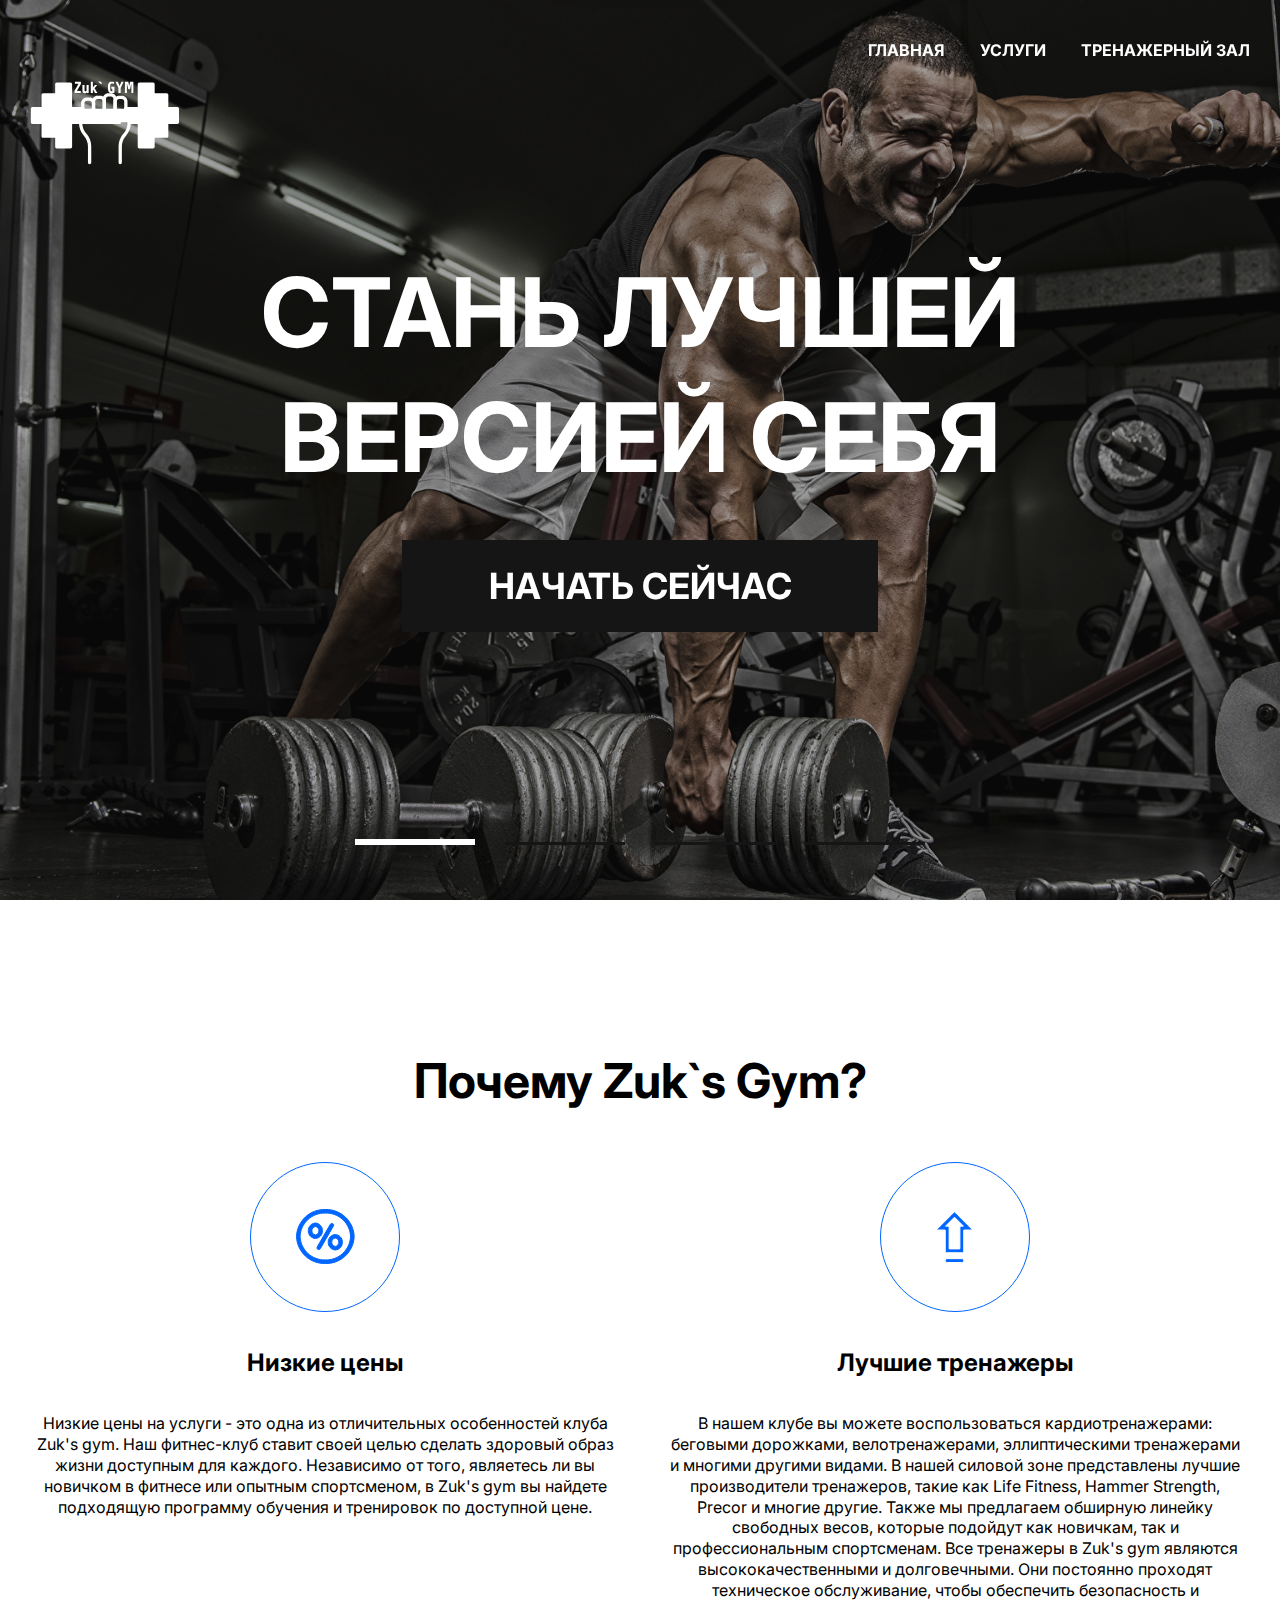
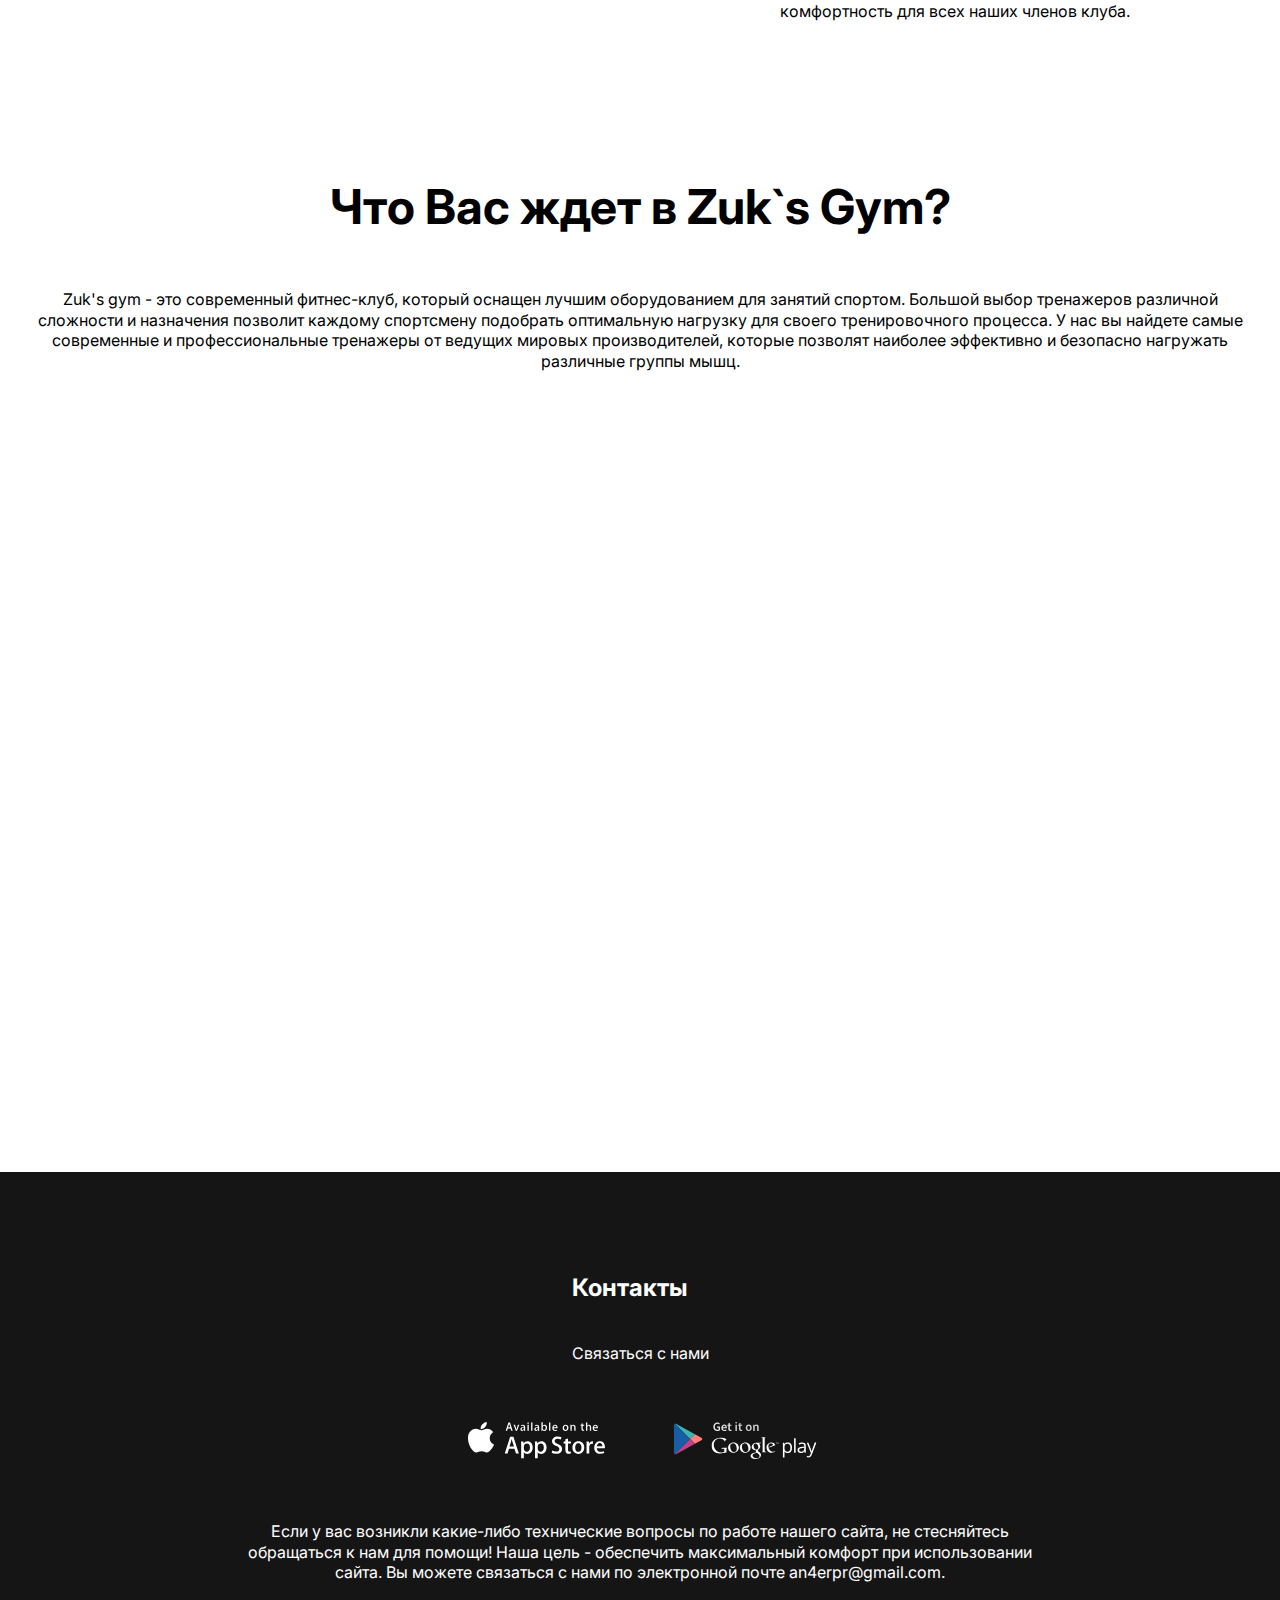
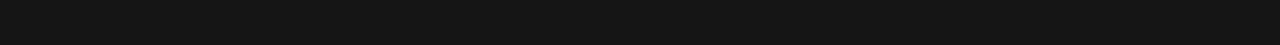
<file: index.html>
<!DOCTYPE html>
<html lang="en">

<head>
    <meta charset="UTF-8">
    <meta http-equiv="X-UA-Compatible" content="IE=edge">
    <meta name="viewport" content="width=device-width, initial-scale=1.0">
    <title>Zuk`s Gym</title>
    <!-- подключение шрифтов inter -->
    <link rel="preconnect" href="https://fonts.googleapis.com">
    <link rel="preconnect" href="https://fonts.gstatic.com" crossorigin>
    <link href="https://fonts.googleapis.com/css2?family=Inter:wght@400;700&display=swap" rel="stylesheet">
    <!-- подключение библиотеки slider -->
    <link rel="stylesheet" href="https://cdn.jsdelivr.net/npm/swiper@9/swiper-bundle.min.css" />
    <!-- подключение css -->
    <link rel="stylesheet" href="css/style.css">
</head>

<body>
    <!-- Внешняя обертка -->
    <div class="wrapper">
        <!-- Шапка сайта (header main используется только в index)-->
        <header class="header header-main">
            <!-- обертка для хэдера -->
            <div class="container">
                <!-- состоит из 2 частей: лого и меню -->
                <div class="header__inner">
                    <!-- логотип -->
                    <a href="index.html" class="logo">
                        <img src="images/logo1.svg" alt="" class="logo1.svg">
                    </a>
                    <!-- меню(навигация) -->
                    <nav class="menu">
                        <!-- список элементов меню-->
                        <ul class="menu__list">
                            <li class="menu__list-item">
                                <a href="index.html" class="menu__list-link">ГЛАВНАЯ</a>
                            </li>
                            <li class="menu__list-item">
                                <a href="pricing.html" class="menu__list-link">УСЛУГИ</a>
                            </li>
                            <li class="menu__list-item">
                                <a href="gallery.html" class="menu__list-link">ТРЕНАЖЕРНЫЙ ЗАЛ</a>
                            </li>
                        </ul>
                    </nav>
                </div>
            </div>
        </header>
        <!-- Основаная часть -->
        <main class="main">
            <section class="top">
                <div class="container">
                    <h1 class="title">
                        СТАНЬ ЛУЧШЕЙ ВЕРСИЕЙ СЕБЯ
                    </h1>
                    <!-- кнопка(ссылка) -->
                    <a href="join_now.html" class="top__link">
                        НАЧАТЬ СЕЙЧАС
                    </a>
                </div>
            </section>
            <!-- слайдер -->
            <div class="slider">
                <div class="swiper">
                    <div class="swiper-wrapper">
                        <!-- слайды -->
                        <div class="swiper-slide" style="background-image: url(images/slide4.jpeg);"></div>
                        <div class="swiper-slide" style="background-image: url(images/slide3.jpeg);"></div>
                        <div class="swiper-slide" style="background-image: url(images/slide2.jpeg);"></div>
                        <div class="swiper-slide" style="background-image: url(images/slide1.jpeg);"></div>
                    </div>
                    <div class="swiper-pagination"></div>
                </div>
            </div>
            <!-- информационная секция -->
            <section class="why-gym">
                <div class="container">
                    <h2 class="section-title">
                        Почему Zuk`s Gym?
                    </h2>
                    <ul class="why-gym__list">
                        <li class="why-gym__item">
                            <img class="why-gym__item-img" src="images/why-gym-1.svg" alt="">
                            <h3 class="why-gym__item-title">
                                Низкие цены
                            </h3>
                            <p class="why-gym__item-text">
                                Низкие цены на услуги - это одна из отличительных особенностей клуба
                                Zuk's gym. Наш фитнес-клуб ставит своей целью сделать
                                здоровый образ жизни доступным для каждого. Независимо от того,
                                являетесь ли вы новичком в фитнесе или опытным спортсменом,
                                в Zuk's gym вы найдете подходящую программу обучения и
                                тренировок по доступной цене.
                            </p>
                        </li>
                        <li class="why-gym__item">
                            <img class="why-gym__item-img" src="images/why-gym-2.svg" alt="">
                            <h3 class="why-gym__item-title">
                                Лучшие тренажеры
                            </h3>
                            <p class="why-gym__item-text">
                                В нашем клубе вы можете воспользоваться кардиотренажерами: беговыми дорожками,
                                велотренажерами,
                                эллиптическими тренажерами и многими другими видами.
                                В нашей силовой зоне представлены лучшие производители тренажеров,
                                такие как Life Fitness, Hammer Strength, Precor и многие другие.
                                Также мы
                                предлагаем обширную линейку свободных весов, которые подойдут как новичкам,
                                так и профессиональным спортсменам.
                                Все тренажеры в Zuk's gym являются высококачественными и долговечными. Они постоянно
                                проходят техническое обслуживание,
                                чтобы обеспечить безопасность и комфортность для всех наших членов клуба.
                            </p>
                        </li>
                    </ul>
                </div>
            </section>
            <section class="how-does">
                <div class="container">
                    <div class="how-does__inner">
                        <h2 class="section-title">
                            Что Вас ждет в Zuk`s Gym?
                        </h2>
                        <p class="how-does__text">
                            Zuk's gym - это современный фитнес-клуб, который оснащен лучшим оборудованием для занятий
                            спортом. Большой выбор тренажеров различной сложности и назначения позволит каждому
                            спортсмену подобрать оптимальную нагрузку для своего тренировочного процесса. У нас вы
                            найдете самые современные и профессиональные тренажеры от ведущих мировых производителей,
                            которые позволят наиболее эффективно и безопасно нагружать различные группы мышц.
                        </p>
                    </div>
                </div>
            </section>
            <!-- видео -->
            <section class="video">
                <div class="container">
                    <iframe class="video__content" width="1000" height="500"
                        src="https://www.youtube.com/embed/24fdcMw0Bj0" title="YouTube video player" frameborder="0"
                        allow="accelerometer; autoplay; clipboard-write; encrypted-media; gyroscope; picture-in-picture; web-share"
                        allowfullscreen></iframe>
                </div>
            </section>
        </main>
        <!-- Футер -->
        <footer class="footer">
            <!-- обертка для футера -->
            <div class="container">
                <!-- меню футера -->
                <nav class="footer__menu">
                    <!-- список с ссылками -->
                    <ul class="footer__menu-list">
                        <li class="footer__menu-item">
                            <p class="footer__menu-title">Контакты</p>
                        </li>
                        <li class="footer__menu-item">
                            <a href="https://t.me/zu40k" target="_blank" class="footer__menu-link">Связаться с нами</a>
                        </li>
                    </ul>
                </nav>
                <!-- 2 ссылки на приложение -->
                <ul class="app">
                    <li class="app__item">
                        <a href="#" class="app__item-link">
                            <img class="app__item-img" src="images/appstore.svg" alt="">
                        </a>
                    </li>
                    <li class="app__item">
                        <a href="#" class="app__item-link">
                            <img class="app__item-img" src="images/googleplay.svg" alt="">
                        </a>
                    </li>
                </ul>
                <!-- текстовый параграф -->
                <div class="footer__copy">
                    <p class="footer__copy-text">
                        Если у вас возникли какие-либо технические вопросы по работе нашего сайта, не стесняйтесь
                        обращаться к нам для помощи!
                        Наша цель - обеспечить максимальный комфорт при использовании сайта.
                        Вы можете связаться с нами по электронной почте an4erpr@gmail.com.
                    </p>
                </div>
            </div>
        </footer>
    </div>
    <!-- подключение библиотеки swiper -->
    <script src="https://cdn.jsdelivr.net/npm/swiper@9/swiper-bundle.min.js"></script>
    <!-- подключение js -->
    <script src="js/main.js"></script>
</body>
</html>
</file>
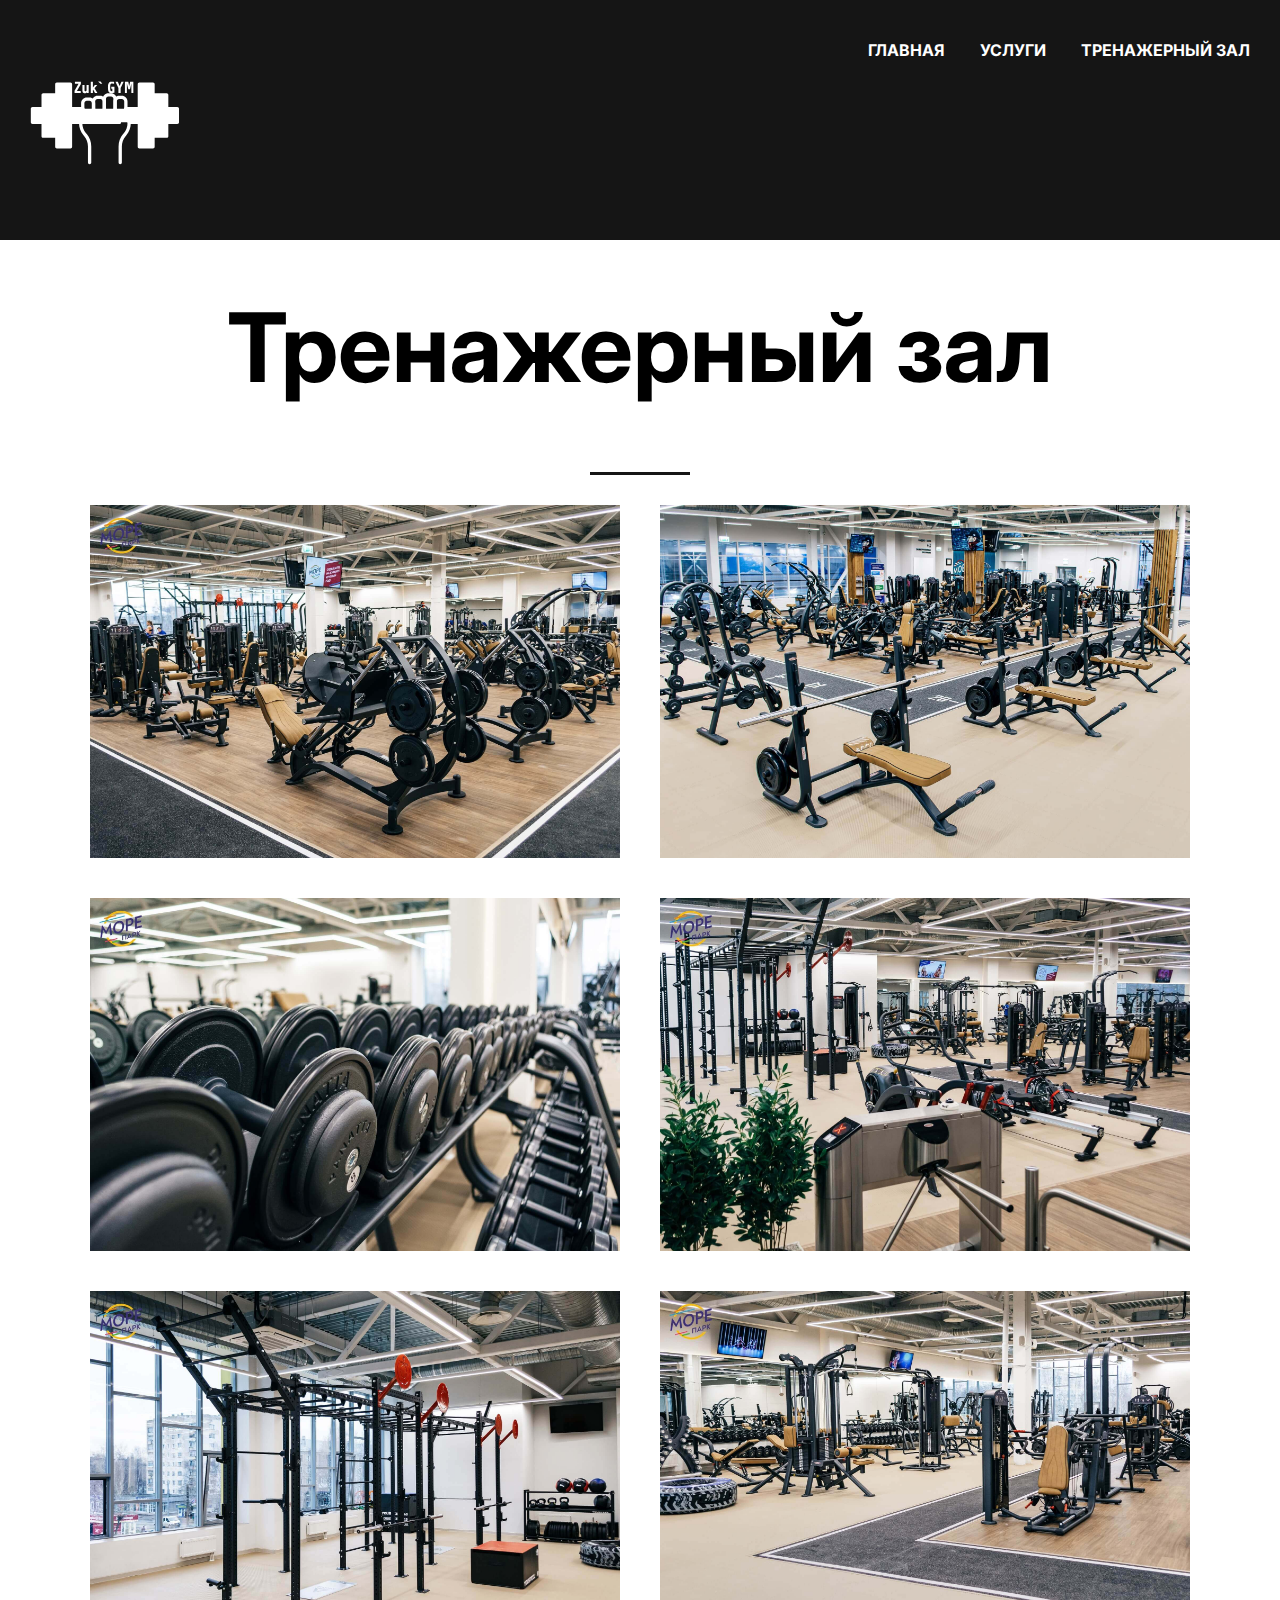
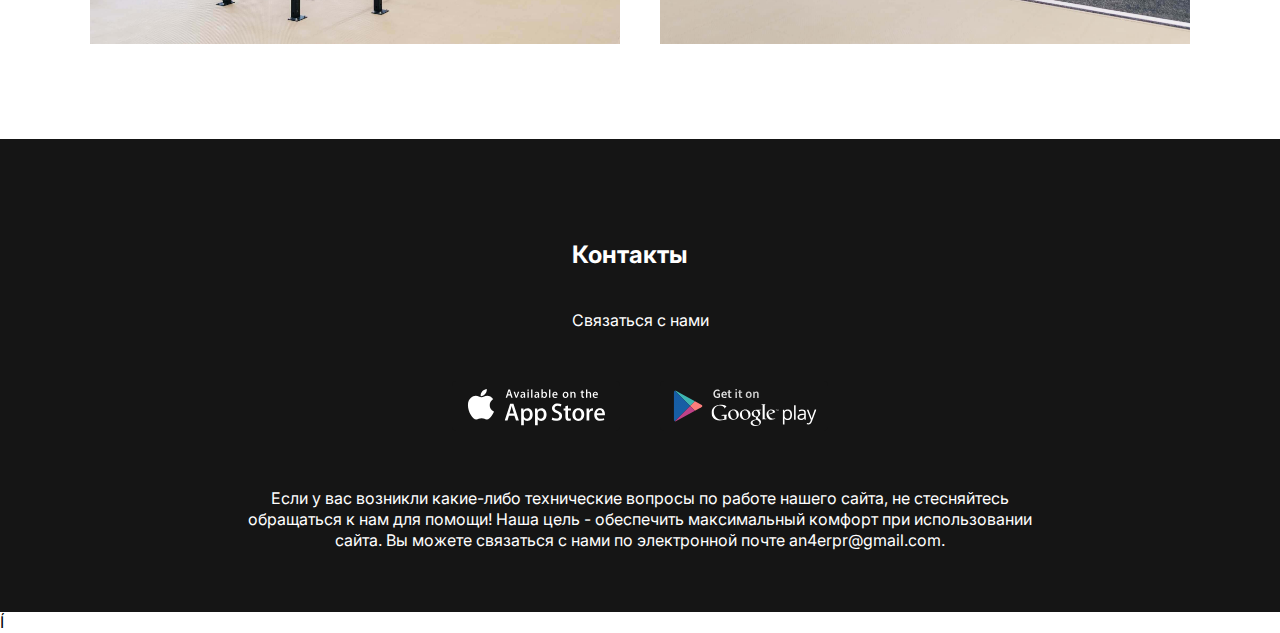
<file: gallery.html>
<!DOCTYPE html>
<html lang="en">

<head>
    <meta charset="UTF-8">
    <meta http-equiv="X-UA-Compatible" content="IE=edge">
    <meta name="viewport" content="width=device-width, initial-scale=1.0">
    <title>Zuk`s Gym</title>
    <!-- подключение шрифтов inter -->
    <link rel="preconnect" href="https://fonts.googleapis.com">
    <link rel="preconnect" href="https://fonts.gstatic.com" crossorigin>
    <link href="https://fonts.googleapis.com/css2?family=Inter:wght@400;700&display=swap" rel="stylesheet">
    <!-- подключение библиотеки slider -->
    <link rel="stylesheet" href="https://cdn.jsdelivr.net/npm/swiper@9/swiper-bundle.min.css" />
    <!-- подключение css -->
    <link rel="stylesheet" href="css/style.css">
</head>

<body>
    <!-- Внешняя обертка -->
    <div class="wrapper">
        <!-- Шапка сайта (header main используется только в index)-->
        <header class="header">
            <!-- обертка для хэдера -->
            <div class="container">
                <!-- состоит из 2 частей: лого и меню -->
                <div class="header__inner">
                    <!-- логотип -->
                    <a href="index.html" class="logo">
                        <img src="images/logo1.svg" alt="" class="logo1.svg">
                    </a>
                    <!-- меню(навигация) -->
                    <nav class="menu">
                        <!-- список элементов меню-->
                        <ul class="menu__list">
                            <li class="menu__list-item">
                                <a href="index.html" class="menu__list-link">ГЛАВНАЯ</a>
                            </li>
                            <li class="menu__list-item">
                                <a href="pricing.html" class="menu__list-link">УСЛУГИ</a>
                            </li>
                            <li class="menu__list-item">
                                <a href="gallery.html" class="menu__list-link">ТРЕНАЖЕРНЫЙ ЗАЛ</a>
                            </li>
                        </ul>
                    </nav>
                </div>
            </div>
        </header>
        <!-- Основаная часть -->
        <main class="main">
            <div class="container">
                <section class="gallery">
                    <h2 class="title">Тренажерный зал</h2>
                    <section class="photo">
                        <div class="container"> 
                            <div class="photo__items">
                                <div class="photo__item">
                                    <img src="images/gallery1.jpg" alt="" class="photo__item-img">
                                </div>
                                <div class="photo__item">
                                    <img src="images/gallery2.jpg" alt="" class="photo__item-img">
                                </div>
                                <div class="photo__item">
                                    <img src="images/gallery3.jpg" alt="" class="photo__item-img">
                                </div>
                                <div class="photo__item">
                                    <img src="images/gallery4.jpg" alt="" class="photo__item-img">
                                </div>
                                <div class="photo__item">
                                    <img src="images/gallery5.jpg" alt="" class="photo__item-img">
                                </div>
                                <div class="photo__item">
                                    <img src="images/gallery6.jpg" alt="" class="photo__item-img">
                                </div>
                            </div>
                        </div>
                    </section>
        
                </section>
            </div>
        </main>
        <!-- Футер -->
        <footer class="footer">
            <!-- обертка для футера -->
            <div class="container">
                <!-- меню футера -->
                <nav class="footer__menu">
                    <!-- список с ссылками -->
                    <ul class="footer__menu-list">
                        <li class="footer__menu-item">
                            <p class="footer__menu-title">Контакты</p>
                        </li>
                        <li class="footer__menu-item">
                            <a href="https://t.me/zu40k" target="_blank" class="footer__menu-link">Связаться с нами</a>
                        </li>
                    </ul>
                </nav>
                <!-- 2 ссылки на приложение -->
                <ul class="app">
                    <li class="app__item">
                        <a href="#" class="app__item-link">
                            <img class="app__item-img" src="images/appstore.svg" alt="">
                        </a>
                    </li>
                    <li class="app__item">
                        <a href="#" class="app__item-link">
                            <img class="app__item-img" src="images/googleplay.svg" alt="">
                        </a>
                    </li>
                </ul>
                <!-- текстовый параграф -->
                <div class="footer__copy">
                    <p class="footer__copy-text">
                        Если у вас возникли какие-либо технические вопросы по работе нашего сайта, не стесняйтесь
                        обращаться к нам для помощи!
                        Наша цель - обеспечить максимальный комфорт при использовании сайта.
                        Вы можете связаться с нами по электронной почте an4erpr@gmail.com.
                    </p>
                </div>
            </div>
        </footer>
    </div>
    <!-- подключение библиотеки swiper -->Í
    <script src="https://cdn.jsdelivr.net/npm/swiper@9/swiper-bundle.min.js"></script>
    <!-- подключение js -->
    <script src="js/main.js"></script>
</body>

</html>
</file>
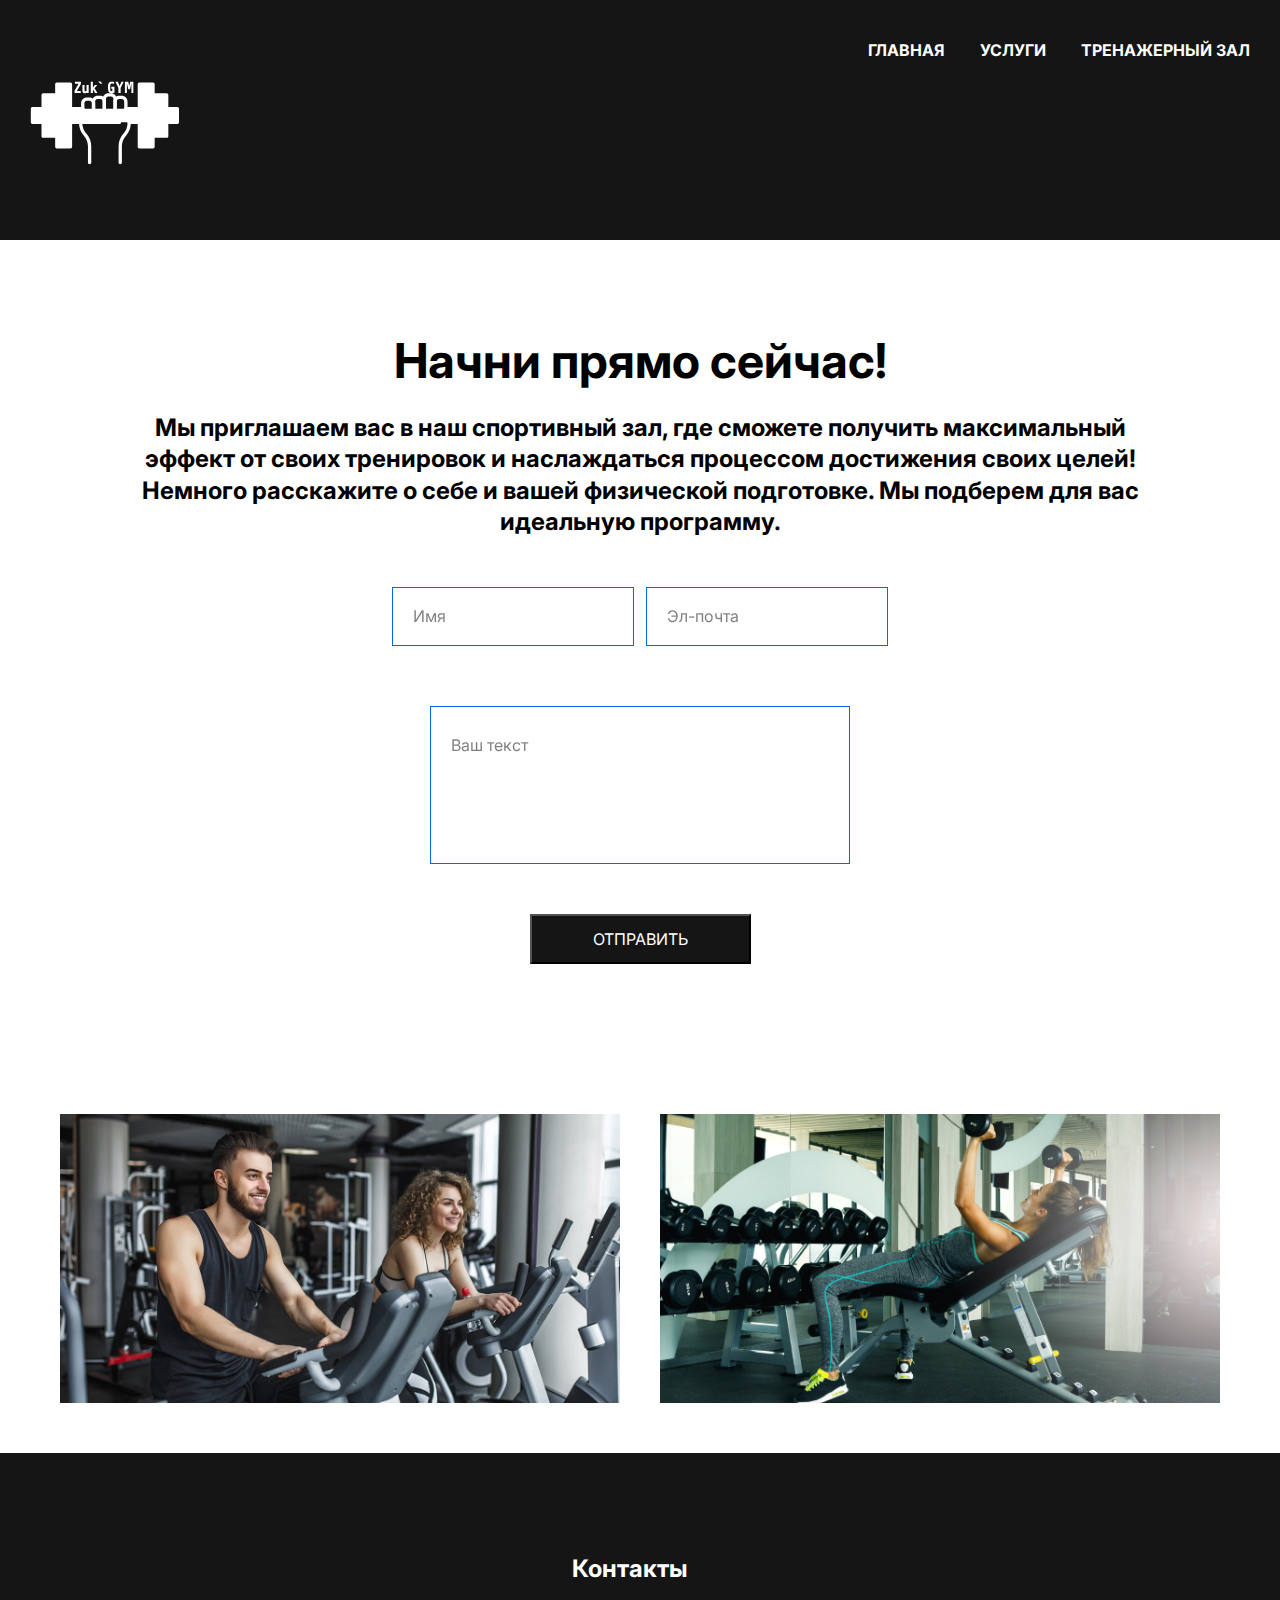
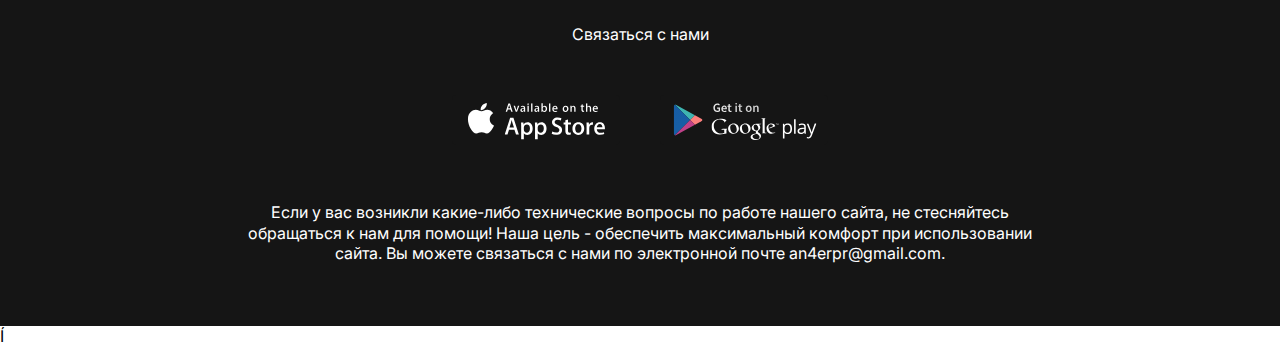
<file: join_now.html>
<!DOCTYPE html>
<html lang="en">

<head>
    <meta charset="UTF-8">
    <meta http-equiv="X-UA-Compatible" content="IE=edge">
    <meta name="viewport" content="width=device-width, initial-scale=1.0">
    <title>Zuk`s Gym</title>
    <!-- подключение шрифтов inter -->
    <link rel="preconnect" href="https://fonts.googleapis.com">
    <link rel="preconnect" href="https://fonts.gstatic.com" crossorigin>
    <link href="https://fonts.googleapis.com/css2?family=Inter:wght@400;700&display=swap" rel="stylesheet">
    <!-- подключение библиотеки slider -->
    <link rel="stylesheet" href="https://cdn.jsdelivr.net/npm/swiper@9/swiper-bundle.min.css" />
    <!-- подключение css -->
    <link rel="stylesheet" href="css/style.css">
</head>

<body>
    <!-- Внешняя обертка -->
    <div class="wrapper">
        <!-- Шапка сайта (header main используется только в index)-->
        <header class="header">
            <!-- обертка для хэдера -->
            <div class="container">
                <!-- состоит из 2 частей: лого и меню -->
                <div class="header__inner">
                    <!-- логотип -->
                    <a href="index.html" class="logo">
                        <img src="images/logo1.svg" alt="" class="logo1.svg">
                    </a>
                    <!-- меню(навигация) -->
                    <nav class="menu">
                        <!-- список элементов меню-->
                        <ul class="menu__list">
                            <li class="menu__list-item">
                                <a href="index.html" class="menu__list-link">ГЛАВНАЯ</a>
                            </li>
                            <li class="menu__list-item">
                                <a href="pricing.html" class="menu__list-link">УСЛУГИ</a>
                            </li>
                            <li class="menu__list-item">
                                <a href="gallery.html" class="menu__list-link">ТРЕНАЖЕРНЫЙ ЗАЛ</a>
                            </li>
                        </ul>
                    </nav>
                </div>
            </div>
        </header>
        <!-- Основаная часть -->
        <main class="main">
            <section class="contacts">
                <div class="container">
                    <h2 class="section-title contacts-title">Начни прямо сейчас!</h2>
                    <p class="contacts__text">
                        Мы приглашаем вас в наш спортивный зал, где сможете получить максимальный эффект от своих
                        тренировок и наслаждаться процессом достижения своих целей! Немного расскажите о себе и вашей
                        физической подготовке. Мы подберем для вас идеальную программу.
                    </p>
                    <!-- форма -->
                    <form action="#" class="form">
                        <input type="text" class="form__input" placeholder="Имя">
                        <input type="email" class="form__input" placeholder="Эл-почта">
                        <textarea class="form__textarea" placeholder="Ваш текст"></textarea>
                        <!-- можно добавить  -->
                        <button class="form__btn" type="submit">ОТПРАВИТЬ</button>
                    </form>
                </div>
            </section>
            <!-- 2 фото спортзала -->
            <section class="photo">
                <div class="container"> 
                    <div class="photo__items">
                        <div class="photo__item">
                            <img src="images/photo-1.jpeg" alt="" class="photo__item-img">
                        </div>
                        <div class="photo__item">
                            <img src="images/photo-2.png" alt="" class="photo__item-img">
                        </div>
                    </div>
                </div>
            </section>
        </main>
        <!-- Футер -->
        <footer class="footer">
            <!-- обертка для футера -->
            <div class="container">
                <!-- меню футера -->
                <nav class="footer__menu">
                    <!-- список с ссылками -->
                    <ul class="footer__menu-list">
                        <li class="footer__menu-item">
                            <p class="footer__menu-title">Контакты</p>
                        </li>
                        <li class="footer__menu-item">
                            <a href="https://t.me/zu40k" target="_blank" class="footer__menu-link">Связаться с нами</a>
                        </li>
                    </ul>
                </nav>
                <!-- 2 ссылки на приложение -->
                <ul class="app">
                    <li class="app__item">
                        <a href="#" class="app__item-link">
                            <img class="app__item-img" src="images/appstore.svg" alt="">
                        </a>
                    </li>
                    <li class="app__item">
                        <a href="#" class="app__item-link">
                            <img class="app__item-img" src="images/googleplay.svg" alt="">
                        </a>
                    </li>
                </ul>
                <!-- текстовый параграф -->
                <div class="footer__copy">
                    <p class="footer__copy-text">
                        Если у вас возникли какие-либо технические вопросы по работе нашего сайта, не стесняйтесь
                        обращаться к нам для помощи!
                        Наша цель - обеспечить максимальный комфорт при использовании сайта.
                        Вы можете связаться с нами по электронной почте an4erpr@gmail.com.
                    </p>
                </div>
            </div>
        </footer>
    </div>
    <!-- подключение библиотеки swiper -->Í
    <script src="https://cdn.jsdelivr.net/npm/swiper@9/swiper-bundle.min.js"></script>
    <!-- подключение js -->
    <script src="js/main.js"></script>
</body>
</html>
</file>
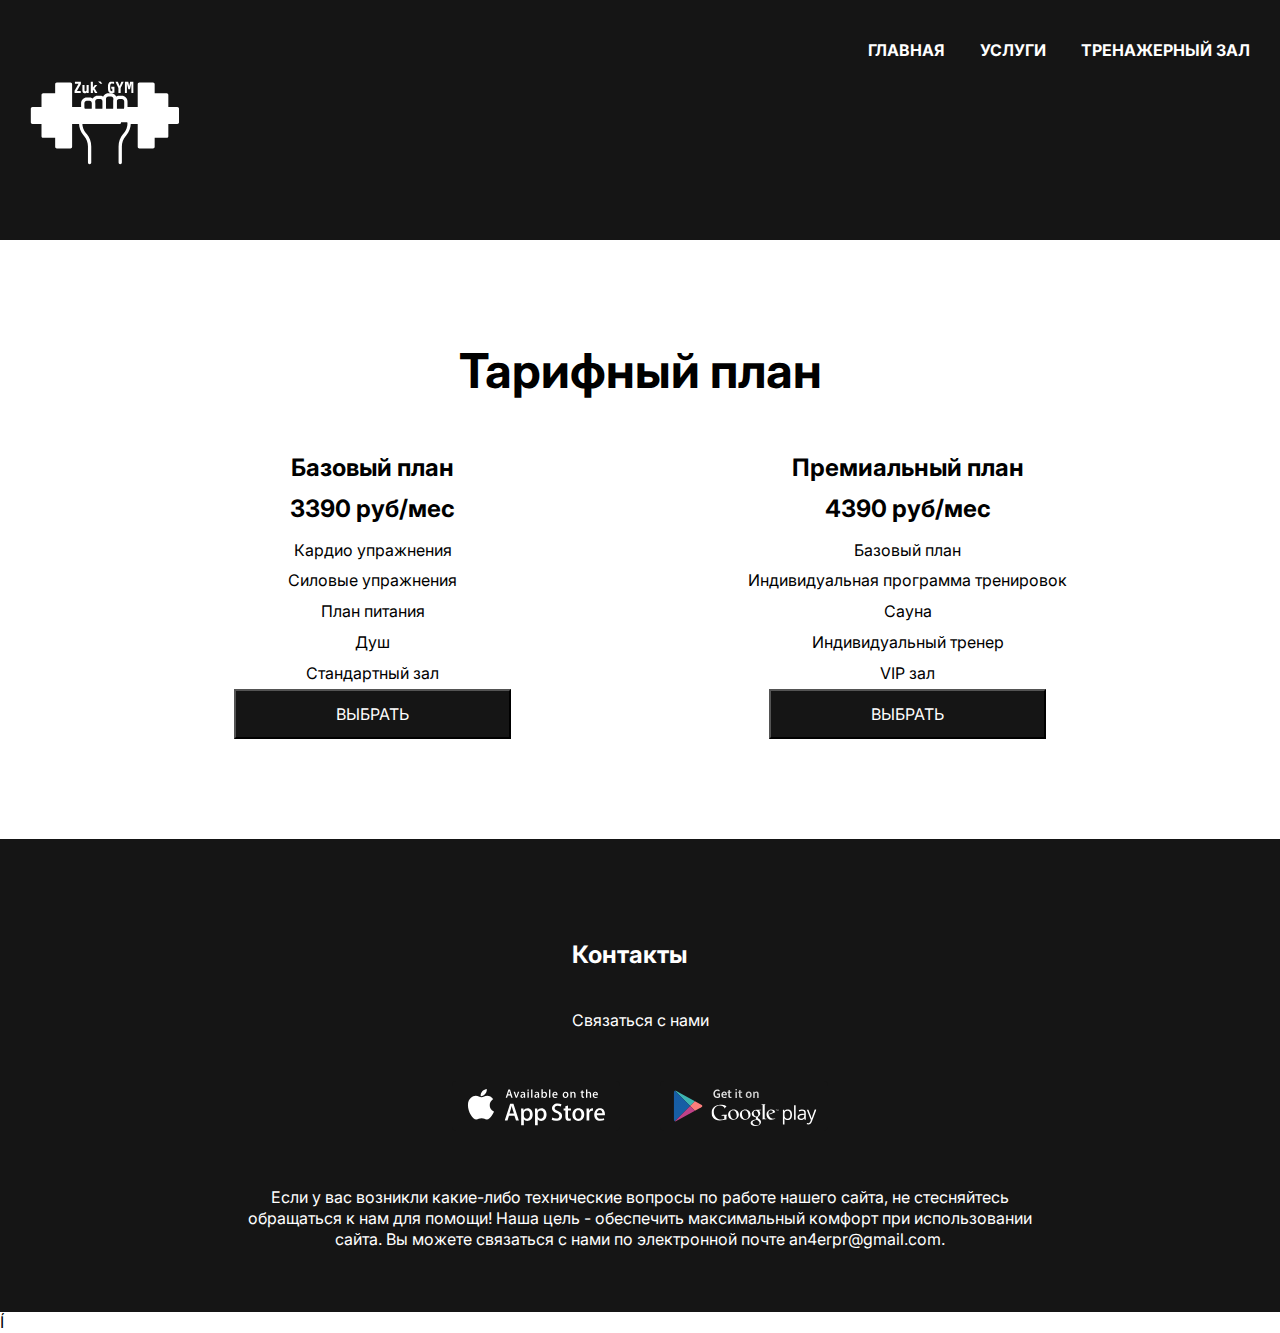
<file: pricing.html>
<!DOCTYPE html>
<html lang="en">

<head>
    <meta charset="UTF-8">
    <meta http-equiv="X-UA-Compatible" content="IE=edge">
    <meta name="viewport" content="width=device-width, initial-scale=1.0">
    <title>Zuk`s Gym</title>
    <!-- подключение шрифтов inter -->
    <link rel="preconnect" href="https://fonts.googleapis.com">
    <link rel="preconnect" href="https://fonts.gstatic.com" crossorigin>
    <link href="https://fonts.googleapis.com/css2?family=Inter:wght@400;700&display=swap" rel="stylesheet">
    <!-- подключение библиотеки slider -->
    <link rel="stylesheet" href="https://cdn.jsdelivr.net/npm/swiper@9/swiper-bundle.min.css" />
    <!-- подключение css -->
    <link rel="stylesheet" href="css/style.css">
</head>

<body>
    <!-- Внешняя обертка -->
    <div class="wrapper">
        <!-- Шапка сайта (header main используется только в index)-->
        <header class="header">
            <!-- обертка для хэдера -->
            <div class="container">
                <!-- состоит из 2 частей: лого и меню -->
                <div class="header__inner">
                    <!-- логотип -->
                    <a href="index.html" class="logo">
                        <img src="images/logo1.svg" alt="" class="logo1.svg">
                    </a>
                    <!-- меню(навигация) -->
                    <nav class="menu">
                        <!-- список элементов меню-->
                        <ul class="menu__list">
                            <li class="menu__list-item">
                                <a href="index.html" class="menu__list-link">ГЛАВНАЯ</a>
                            </li>
                            <li class="menu__list-item">
                                <a href="pricing.html" class="menu__list-link">УСЛУГИ</a>
                            </li>
                            <li class="menu__list-item">
                                <a href="gallery.html" class="menu__list-link">ТРЕНАЖЕРНЫЙ ЗАЛ</a>
                            </li>
                        </ul>
                    </nav>
                </div>
            </div>
        </header>
        <!-- Основаная часть -->
        <main class="main">
            <section class="price">
                <div class="container">
                    <h2 class="section-title">
                        Тарифный план
                    </h2>
                    <ul class="pricing__list">
                        <li class="pricing__item">
                            <h3 class="pricing-title">
                                Базовый план
                            </h3>
                            <h3 class="pricing-title">
                                3390 руб/мес
                            </h3>
                            <p class="why-gym__item-text">Кардио упражнения</p>
                            <p class="why-gym__item-text">Силовые упражнения</p>
                            <p class="why-gym__item-text">План питания</p>
                            <p class="why-gym__item-text">Душ</p>
                            <p class="why-gym__item-text">Стандартный зал</p>
                            <button class="pricing__btn" type="submit">Выбрать</button>
                        </li>
                        <li class="pricing__item">
                            <h3 class="pricing-title">
                                Премиальный план
                            </h3>
                            <h3 class="pricing-title">
                                4390 руб/мес
                            </h3>
                            <p class="why-gym__item-text">Базовый план</p>
                            <p class="why-gym__item-text">Индивидуальная программа тренировок</p>
                            <p class="why-gym__item-text">Сауна</p>
                            <p class="why-gym__item-text">Индивидуальный тренер</p>
                            <p class="why-gym__item-text">VIP зал</p>
                            <button class="pricing__btn" type="submit">Выбрать</button>
                        </li>
                    </ul>
                </div>
            </section>

        </main>
        <!-- Футер -->
        <footer class="footer">
            <!-- обертка для футера -->
            <div class="container">
                <!-- меню футера -->
                <nav class="footer__menu">
                    <!-- список с ссылками -->
                    <ul class="footer__menu-list">
                        <li class="footer__menu-item">
                            <p class="footer__menu-title">Контакты</p>
                        </li>
                        <li class="footer__menu-item">
                            <a href="https://t.me/zu40k" target="_blank" class="footer__menu-link">Связаться с нами</a>
                        </li>
                    </ul>
                </nav>
                <!-- 2 ссылки на приложение -->
                <ul class="app">
                    <li class="app__item">
                        <a href="#" class="app__item-link">
                            <img class="app__item-img" src="images/appstore.svg" alt="">
                        </a>
                    </li>
                    <li class="app__item">
                        <a href="#" class="app__item-link">
                            <img class="app__item-img" src="images/googleplay.svg" alt="">
                        </a>
                    </li>
                </ul>
                <!-- текстовый параграф -->
                <div class="footer__copy">
                    <p class="footer__copy-text">
                        Если у вас возникли какие-либо технические вопросы по работе нашего сайта, не стесняйтесь
                        обращаться к нам для помощи!
                        Наша цель - обеспечить максимальный комфорт при использовании сайта.
                        Вы можете связаться с нами по электронной почте an4erpr@gmail.com.
                    </p>
                </div>
            </div>
        </footer>
    </div>
    <!-- подключение библиотеки swiper -->Í
    <script src="https://cdn.jsdelivr.net/npm/swiper@9/swiper-bundle.min.js"></script>
    <!-- подключение js -->
    <script src="js/main.js"></script>
</body>

</html>
</file>
<file: css/style.css>
.html {
    box-sizing: border-box;
}

*,
*::after,
*::before {
    /* наследовать от родителя */
    box-sizing: inherit;
    /* убирает линию над хэдэром */
    margin: 0;
    padding: 0;
}

/* задаю для wrapper min высоту в 100% */
html,
body {
    height: 100%;
}

ul {
    /* убирает точки у элементов меню */
    list-style-type: none;
}

a {
    /* убрать всем ссылкам нижнее подчеркивание */
    text-decoration: none;
    /* наследует цвет родителя(body)*/
    color: inherit;
}

.section-title {
    margin-bottom: 50px;
    font-size: 48px;
    font-weight: 700;
    text-align: center;
}

.wrapper {
    min-height: 100%;
    display: flex;
    flex-direction: column;
}

/* Стили хэдера */
.container {
    /* макс ширина */
    max-width: 1220px;
    /* размещение по центру */
    margin: 0 auto;
    /* отсуп от краев слева и справа */
    padding: 0 10px;
}

body {
    font-family: 'Inter', sans-serif;
    /* размер шрифта по умолчанию*/
    font-size: 16px;
    /* толщина шрифта по умолчанию*/
    font-weight: 400;
    /* высота строки */
    line-height: 1.3;
}

.header {
    background-color: #151515;
}

.header-main {
    /* прозрачный фон */
    background-color: transparent;
    /* чтобы поднять изображение слайдера */
    position: absolute;
    z-index: 10;
    left: 0;
    right: 0;
}

.header__inner {
    /* расстояние сверху */
    padding-top: 40px;
    /* отступ снизу */
    padding-bottom: 45px;
    /* разделение по сетке на 2 части, шли друг за другом*/
    display: flex;
    /* отодвигает 2 элемен та в разные стороны */
    justify-content: space-between;
    /* выравнивание по нижней линии */
    align-items: flex-start;
}

.menu__list {
    display: flex;
    /* расстояние между элементами меню */
    gap: 35px;
}

.menu__list-link {
    color: #fff;
    /* верхний регистр для ссылок меню */
    text-transform: uppercase;
    font-weight: 700;
}

/* Стили футера */
.footer {
    background-color: #151515;
    /* отступы сверху и снизу */
    padding: 50px 0 32px;
    color: #fff;
}

.footer__menu {
    display: flex;
    justify-content: space-around;
    margin: 50px;
}

.footer__menu-list {
    /* будет перенос слов при длинном тексте, дабы не поломать сайт*/
    max-width: 250px;
}

.footer__menu-title {
    font-size: 24px;
    font-weight: 700;
    padding-bottom: 20px;
}

/* селектор + делает применение к соседнему item без взаимодействия на title */
.footer__menu-item+.footer__menu-item {
    padding-top: 20px;
}

.app {
    display: flex;
    justify-content: center;
    gap: 40px;
    margin-bottom: 52px;
}

.footer__copy {
    max-width: 800px;
    margin: 0 auto 30px;
    text-align: center;
}

.copy__nav-list {
    display: flex;
    justify-content: center;
    gap: 40px;
}

/* стили для main */
.main {
    /* чтобы максимально растянуть main и прибить футер к низу страницы*/
    flex-grow: 1;
}

.top {
    padding-top: 105px;
    color: #fff;
    text-align: center;
    padding-top: 250px;
    padding-bottom: 50px;
    /* чтобы поднять изображения слайдера */
    position: absolute;
    z-index: 5;
    left: 0;
    right: 0;
}

.title {
    padding-bottom: 40px;
    font-size: 96px;
    font-weight: 700;
}

.top__link {
    background-color: #151515;
    padding: 23px;
    max-width: 430px;
    width: 100%;
    /* выглядела как строчная, но применялись все ccs сво-ва, как для блочного тега */
    display: inline-block;
    text-transform: uppercase;
    font-size: 36px;
    font-weight: 700;
}

/* стили слайдера */
/* затемнение */
.swiper::after {
    content: '';
    background-color: rgba(21, 21, 21, .4);
    position: absolute;
    z-index: 5;
    right: 0;
    left: 0;
    bottom: 0;
    top: 0;
}

.swiper-slide {
    /* чтобы на большом мониторе картинка не повторялась */
    background-repeat: no-repeat;
    /* чтобы заполняло пространство (растягивалась, если есть необходимость) */
    background-size: cover;
    background-position: center center;
    height: 100vh;
}

.swiper-pagination-bullet {
    width: 120px;
    height: 3px;
    background-color: #151515;
    /* пагинация прямоугольником */
    border-radius: 0;
    /* некликабельный */
    opacity: 1;
    /* делаю важнее, чем главное сво-во */
    margin: 0 15px !important;
}

.swiper-pagination-bullet-active {
    height: 6px;
    background-color: #fff;
    bottom: 50px !important;
}

.swiper-pagination-bullets.swiper-pagination-horizontal {
    bottom: 50px;
}

.why-gym {
    padding: 150px 0;
}

.why-gym__list {
    display: grid;
    /* расположить в ряд 2 блока */
    grid-template-columns: repeat(2, 1fr);
    gap: 40px;
    text-align: center;
}

.why-gym__item-img {
    margin-bottom: 30px;
}

.why-gym__item-title {
    margin-bottom: 30px;
    font-size: 24px;
    font-weight: 700;
}

.why-gym__item-text {
    text-align: left;
}

.how-does__text {
    padding-bottom: 150px;
    text-align: center;
}

/* стили видео */
.video {
    padding-bottom: 150px;
}

.video__content {
    margin: 0 auto;
    display: block;
}

/* стили страницы join_now */
.contacts {
    /* отступы  */
    padding: 90px 0 100px;
}

.contacts-title {
    margin-bottom: 20px;
}

.contacts__text {
    text-align: center;
    font-weight: 700;
    font-size: 24px;
    margin-bottom: 50px;
    padding: 0 100px;
}

.form {
    max-width: 520px;
    margin: 0 auto;
    display: flex;
    justify-content: space-evenly;
    flex-wrap: wrap;
}

.form__input {
    width: 200px;
    padding: 18px 20px;
    display: inline-block;
    border: 1px solid #0066ff;
    margin-bottom: 10px;
    font-family: 'Inter', sans-serif;
    /* размер шрифта по умолчанию*/
    font-size: 16px;
    /* толщина шрифта по умолчанию*/
    font-weight: 400;
    /* высота строки */
    line-height: 1.3;
    color: #000;
}

.form__input::placeholder,
.form__textarea::placeholder {
    font-family: 'Inter', sans-serif;
    /* размер шрифта по умолчанию*/
    font-size: 16px;
    /* толщина шрифта по умолчанию*/
    font-weight: 400;
    /* высота строки */
    line-height: 1.3;
    color: #000;
    opacity: 0.5;
}

.form__textarea {
    width: 100%;
    resize: none;
    padding: 28px 20px;
    height: 100px;
    border: 1px solid #0066ff;
    font-family: 'Inter', sans-serif;
    margin-bottom: 50px;
    /* размер шрифта по умолчанию*/
    font-size: 16px;
    /* толщина шрифта по умолчанию*/
    font-weight: 400;
    /* высота строки */
    line-height: 1.3;
    color: #000;
    margin: 50px;
}

.form__btn {
    text-transform: uppercase;
    color: #fff;
    background-color: #151515;
    font-size: 16px;
    font-weight: 400;
    font-family: 'Inter', sans-serif;
    padding: 13px 61px;
    margin: 0 auto;
}

/* стили для фото */
.photo {
    padding: 50px;
}

.photo__items {
    display: grid;
    grid-template-columns: repeat(2, 1fr);
    gap: 40px;
}

.photo__item {
    display: flex;
    justify-content: space-between;
    flex-wrap: wrap;
}

.photo__item-img {
    width: 100%;
}

section.gallery {
    margin: 0;
    padding: 0;
    box-sizing: border-box;
    position: relative;
    padding: 45px 0;
}

h2.title {
    font-weight: bold;
    text-align: center;
    padding-bottom: 45px;
    position: relative;
}

h2.title::after {
    content: '';
    position: absolute;
    width: 100px;
    height: 3px;
    background-color: #151515;
    bottom: -20px;
    left: 50%;
    transform: translateX(-50%);
}


/* стили для услуг */
.price {
    padding: 100px 100px;
}

.pricing__list {
    display: grid;
    /* расположить в ряд 2 блока */
    grid-template-columns: repeat(2, 1fr);
    gap: 10px;
    text-align: center;
}
    

.pricing-title {
    margin-bottom: 10px;
    font-size: 24px;
    font-weight: 700;
}

.why-gym__item-text {
    text-align: center;
    padding: 5px;
}

.pricing__btn{
    text-transform: uppercase;
    color: #fff;
    background-color: #151515;
    font-size: 16px;
    font-weight: 400;
    font-family: 'Inter', sans-serif;
    padding: 13px 100px;
    margin: 0 auto;
}
</file>
